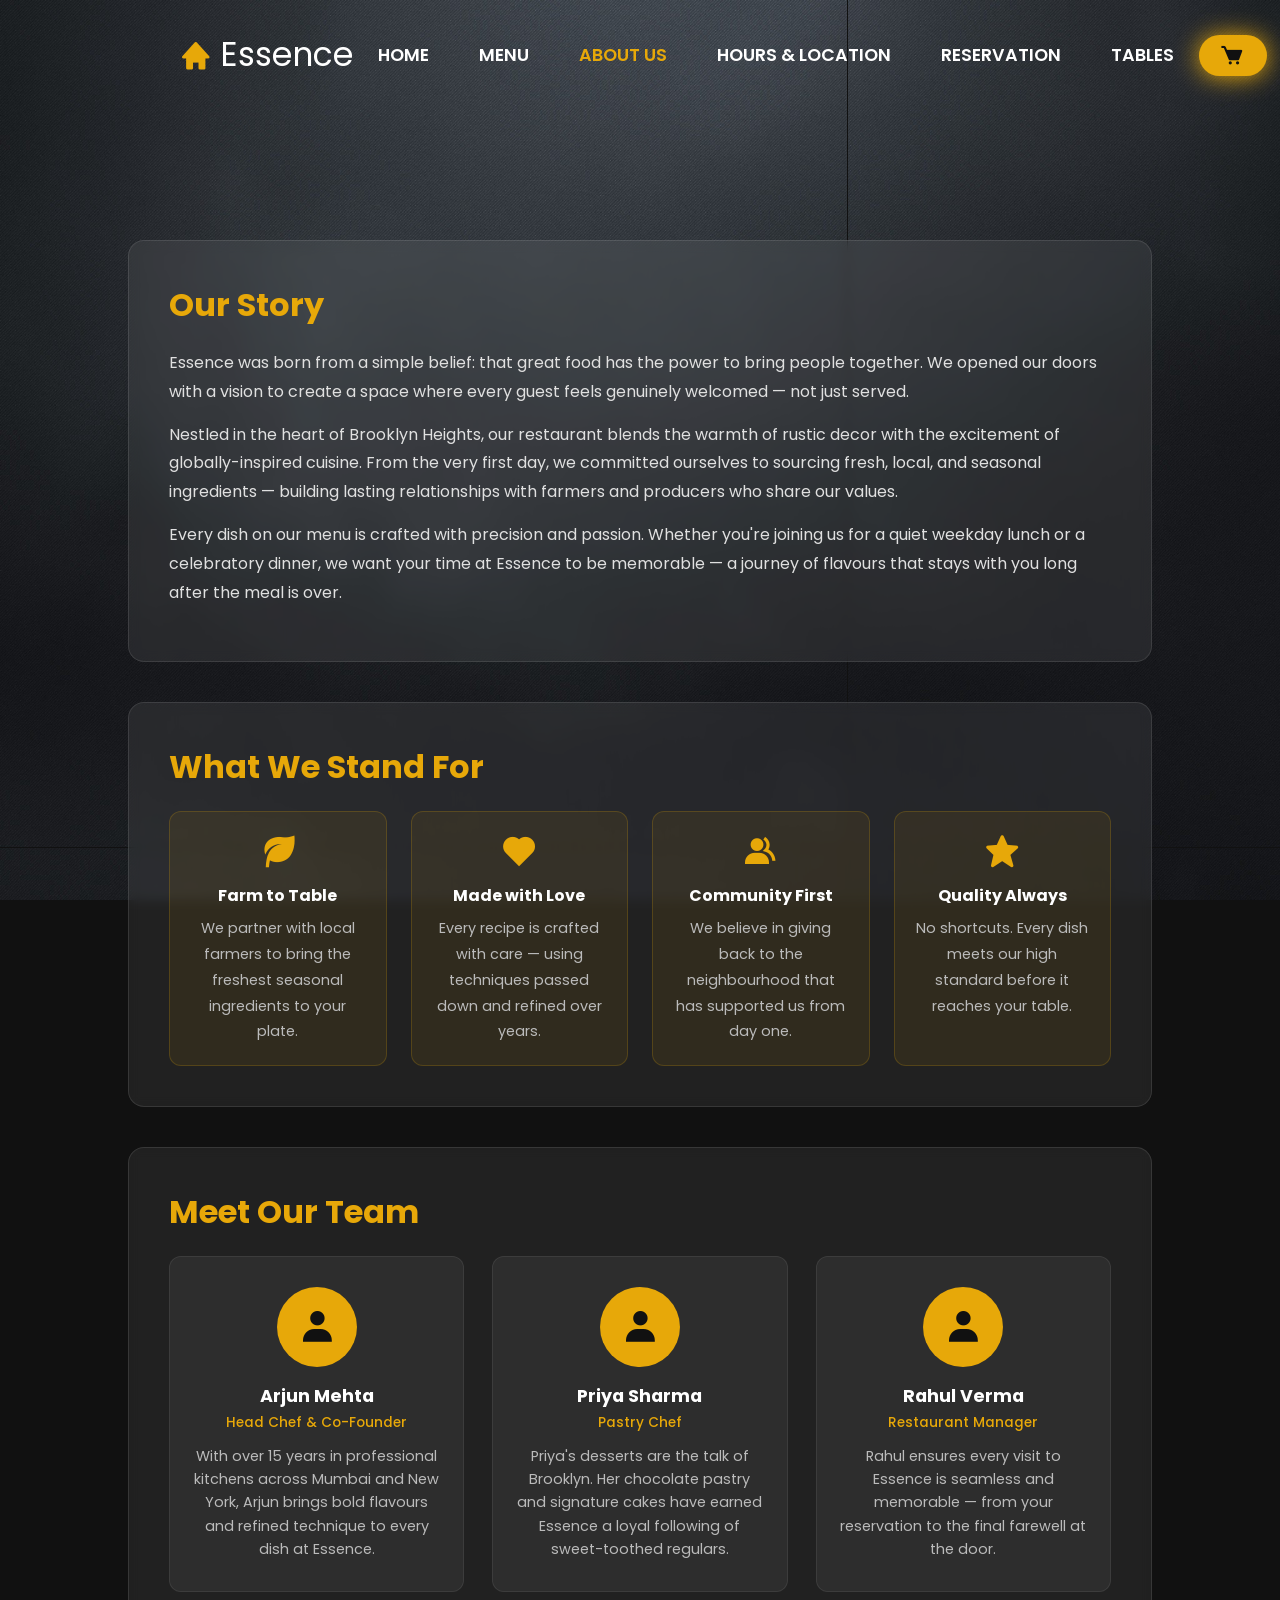
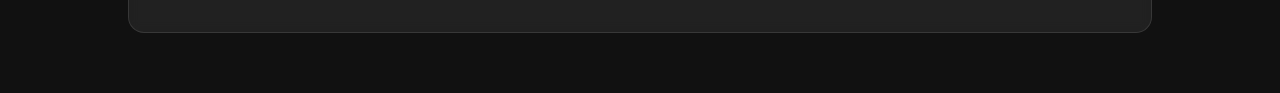
<file: about.html>
<!DOCTYPE html>
<html lang="en">
<head>
  <meta charset="UTF-8">
  <meta name="viewport" content="width=device-width, initial-scale=1.0">
  <title>About Us | Essence Restaurant</title>
  <meta name="description" content="Learn about Essence Restaurant — our story, our team, and our passion for globally-inspired cuisine.">
  <link rel="shortcut icon" href="favicon.png" type="image/x-icon">
  <link rel="stylesheet" href="about.css">
  <link rel="stylesheet" href="style.css">
  <link rel="stylesheet" href="navbar.css">
  <link rel="stylesheet" href="https://unpkg.com/boxicons@latest/css/boxicons.min.css">
  <link rel="preconnect" href="https://fonts.googleapis.com">
  <link rel="preconnect" href="https://fonts.gstatic.com" crossorigin>
  <link href="https://fonts.googleapis.com/css2?family=Poppins:wght@300;400;500;600;700;800;900&display=swap" rel="stylesheet">
</head>
<body>
  <img style="position: fixed; z-index: 0; top:0; left:0; width:100%; height:100%; object-fit:cover;" src="wallpaperflare.com_wallpaper (49).jpg" alt=""/>

  <header>
    <a href="index.html" class="logo"><i class='bx bxs-home'></i>Essence</a>
    <ul class="navlist">
        <li class="nav-list"><a href="index.html">HOME</a></li>
        <li class="nav-list"><a href="menu.html">MENU</a></li>
        <li class="nav-list"><a href="about.html" class="active">ABOUT US</a></li>
        <li class="nav-list"><a href="location.html">HOURS & LOCATION</a></li>
        <li class="nav-list"><a href="booking.html">RESERVATION</a></li>
      <li class="nav-list"><a href="tables.html">TABLES</a></li>
    </ul>
    <div class="nav-icons">
        <a href="cart.html" style="position:relative; display:flex; align-items:center;">
            <i class='bx bxs-cart bx-tada'></i>
            <span class="cart-badge" id="cart-count">0</span>
        </a>
    </div>
    <div class="bx bx-menu" id="menu-icon"></div>
  </header>

  <section class="about">
    <div class="about-wrapper">

      <!-- Our Story -->
      <div class="about-card">
        <h2>Our Story</h2>
        <p>Essence was born from a simple belief: that great food has the power to bring people together. We opened our doors with a vision to create a space where every guest feels genuinely welcomed — not just served.</p>
        <p>Nestled in the heart of Brooklyn Heights, our restaurant blends the warmth of rustic decor with the excitement of globally-inspired cuisine. From the very first day, we committed ourselves to sourcing fresh, local, and seasonal ingredients — building lasting relationships with farmers and producers who share our values.</p>
        <p>Every dish on our menu is crafted with precision and passion. Whether you're joining us for a quiet weekday lunch or a celebratory dinner, we want your time at Essence to be memorable — a journey of flavours that stays with you long after the meal is over.</p>
      </div>

      <!-- Our Values -->
      <div class="about-card values-card">
        <h2>What We Stand For</h2>
        <div class="values-grid">
          <div class="value-item">
            <i class='bx bxs-leaf'></i>
            <h4>Farm to Table</h4>
            <p>We partner with local farmers to bring the freshest seasonal ingredients to your plate.</p>
          </div>
          <div class="value-item">
            <i class='bx bxs-heart'></i>
            <h4>Made with Love</h4>
            <p>Every recipe is crafted with care — using techniques passed down and refined over years.</p>
          </div>
          <div class="value-item">
            <i class='bx bxs-group'></i>
            <h4>Community First</h4>
            <p>We believe in giving back to the neighbourhood that has supported us from day one.</p>
          </div>
          <div class="value-item">
            <i class='bx bxs-star'></i>
            <h4>Quality Always</h4>
            <p>No shortcuts. Every dish meets our high standard before it reaches your table.</p>
          </div>
        </div>
      </div>

      <!-- Our Team -->
      <div class="about-card">
        <h2>Meet Our Team</h2>
        <div class="team-grid">
          <div class="team-member">
            <div class="team-avatar"><i class='bx bxs-user'></i></div>
            <h3>Arjun Mehta</h3>
            <h4>Head Chef & Co-Founder</h4>
            <p>With over 15 years in professional kitchens across Mumbai and New York, Arjun brings bold flavours and refined technique to every dish at Essence.</p>
          </div>
          <div class="team-member">
            <div class="team-avatar"><i class='bx bxs-user'></i></div>
            <h3>Priya Sharma</h3>
            <h4>Pastry Chef</h4>
            <p>Priya's desserts are the talk of Brooklyn. Her chocolate pastry and signature cakes have earned Essence a loyal following of sweet-toothed regulars.</p>
          </div>
          <div class="team-member">
            <div class="team-avatar"><i class='bx bxs-user'></i></div>
            <h3>Rahul Verma</h3>
            <h4>Restaurant Manager</h4>
            <p>Rahul ensures every visit to Essence is seamless and memorable — from your reservation to the final farewell at the door.</p>
          </div>
        </div>
      </div>

    </div>
  </section>

  <script>
    function updateCartBadge() {
        const cartItems = JSON.parse(localStorage.getItem('cartItems')) || [];
        const total = cartItems.reduce((sum, item) => sum + (item.quantity || 1), 0);
        const badge = document.getElementById('cart-count');
        if (badge) {
            badge.textContent = total;
            badge.style.display = total > 0 ? 'flex' : 'none';
        }
    }
    updateCartBadge();
  </script>
  <script>
    const header = document.querySelector('header');
    window.addEventListener('scroll', function() {
      header.classList.toggle('sticky', window.scrollY > 0);
    });
  </script>
  <script>
    const menuIcon = document.getElementById('menu-icon');
    const navList  = document.querySelector('.navlist');
    if (menuIcon && navList) {
      menuIcon.addEventListener('click', () => {
        navList.classList.toggle('open');
        menuIcon.classList.toggle('bx-x');
      });
      navList.querySelectorAll('a').forEach(link => {
        link.addEventListener('click', () => {
          navList.classList.remove('open');
          menuIcon.classList.remove('bx-x');
        });
      });
    }
  </script>
  <script>
    // Hamburger menu
    const menuIcon = document.getElementById('menu-icon');
    const navList  = document.querySelector('.navlist');
    if (menuIcon && navList) {
      menuIcon.addEventListener('click', () => {
        navList.classList.toggle('open');
        menuIcon.classList.toggle('bx-x');
      });
      navList.querySelectorAll('a').forEach(link => {
        link.addEventListener('click', () => {
          navList.classList.remove('open');
          menuIcon.classList.remove('bx-x');
        });
      });
      // Close on outside click
      document.addEventListener('click', (e) => {
        if (!navList.contains(e.target) && !menuIcon.contains(e.target)) {
          navList.classList.remove('open');
          menuIcon.classList.remove('bx-x');
        }
      });
    }
  </script>
</body>
</html>
</file>
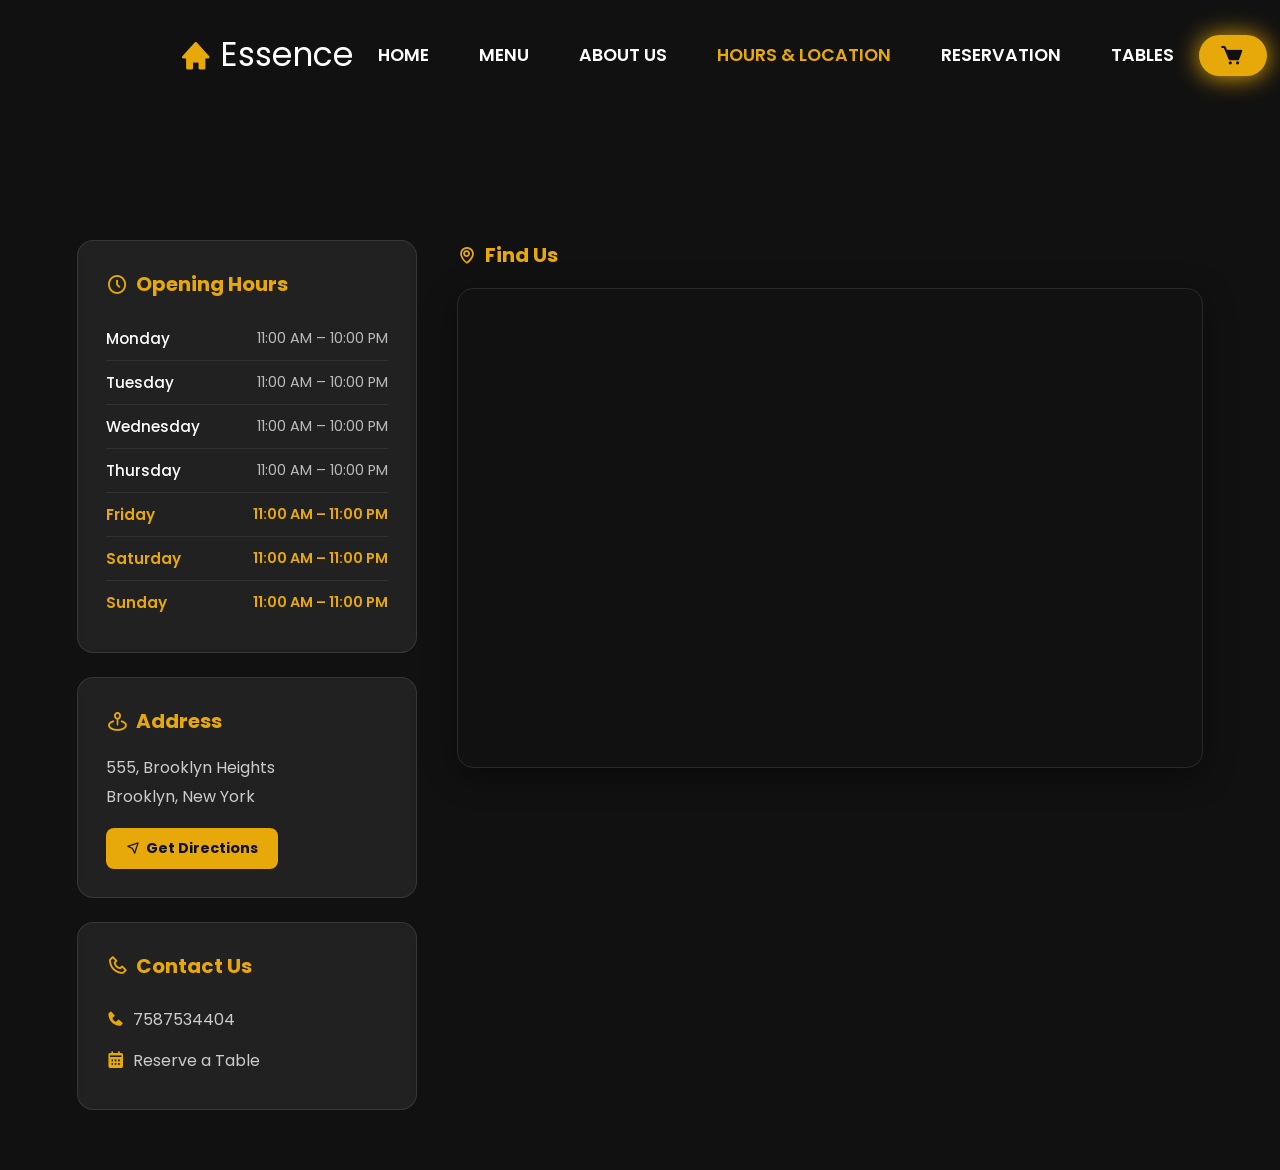
<file: location.html>
<!DOCTYPE html>
<html lang="en">
<head>
  <meta charset="UTF-8" />
  <meta name="viewport" content="width=device-width, initial-scale=1.0" />
  <title>Hours & Location | Essence Restaurant</title>
  <meta name="description" content="Find Essence Restaurant at 555 Brooklyn Heights. Open daily 11AM–10PM (11PM on weekends).">
  <link rel="shortcut icon" href="favicon.png" type="image/x-icon">
  <link rel="stylesheet" href="location.css">
  <link rel="stylesheet" href="style.css">
  <link rel="stylesheet" href="navbar.css">
  <link rel="stylesheet" href="https://unpkg.com/boxicons@latest/css/boxicons.min.css">
  <link rel="preconnect" href="https://fonts.googleapis.com">
  <link rel="preconnect" href="https://fonts.gstatic.com" crossorigin>
  <link href="https://fonts.googleapis.com/css2?family=Poppins:wght@300;400;500;600;700;800;900&display=swap" rel="stylesheet">
</head>
<body>
  <header>
    <a href="index.html" class="logo"><i class='bx bxs-home'></i>Essence</a>
    <ul class="navlist">
        <li class="nav-list"><a href="index.html">HOME</a></li>
        <li class="nav-list"><a href="menu.html">MENU</a></li>
        <li class="nav-list"><a href="about.html">ABOUT US</a></li>
        <li class="nav-list"><a href="location.html" class="active">HOURS & LOCATION</a></li>
        <li class="nav-list"><a href="booking.html">RESERVATION</a></li>
      <li class="nav-list"><a href="tables.html">TABLES</a></li>
    </ul>
    <div class="nav-icons">
        <a href="cart.html" style="position:relative; display:flex; align-items:center;">
            <i class='bx bxs-cart bx-tada'></i>
            <span class="cart-badge" id="cart-count">0</span>
        </a>
    </div>
    <div class="bx bx-menu" id="menu-icon"></div>
  </header>

  <section class="hours-location">
    <div class="container">

      <!-- Left column: Hours + Contact -->
      <div class="info-column">

        <div class="info-card">
          <h2><i class='bx bx-time-five'></i> Opening Hours</h2>
          <ul class="timings">
            <li><span class="day">Monday</span><span class="time">11:00 AM – 10:00 PM</span></li>
            <li><span class="day">Tuesday</span><span class="time">11:00 AM – 10:00 PM</span></li>
            <li><span class="day">Wednesday</span><span class="time">11:00 AM – 10:00 PM</span></li>
            <li><span class="day">Thursday</span><span class="time">11:00 AM – 10:00 PM</span></li>
            <li class="weekend"><span class="day">Friday</span><span class="time">11:00 AM – 11:00 PM</span></li>
            <li class="weekend"><span class="day">Saturday</span><span class="time">11:00 AM – 11:00 PM</span></li>
            <li class="weekend"><span class="day">Sunday</span><span class="time">11:00 AM – 11:00 PM</span></li>
          </ul>
        </div>

        <div class="info-card">
          <h2><i class='bx bx-map-pin'></i> Address</h2>
          <p class="address-text">555, Brooklyn Heights<br>Brooklyn, New York</p>
          <a href="https://maps.google.com" target="_blank" rel="noopener" class="directions-btn">
            <i class='bx bx-navigation'></i> Get Directions
          </a>
        </div>

        <div class="info-card">
          <h2><i class='bx bx-phone'></i> Contact Us</h2>
          <p><a href="tel:7587534404" class="contact-link"><i class='bx bxs-phone'></i> 7587534404</a></p>
          <p><a href="booking.html" class="contact-link"><i class='bx bxs-calendar'></i> Reserve a Table</a></p>
        </div>

      </div>

      <!-- Right column: Map -->
      <div class="map-column">
        <h2><i class='bx bx-map'></i> Find Us</h2>
        <div class="map-wrapper">
          <iframe
            src="https://www.google.com/maps/embed?pb=!1m18!1m12!1m3!1d3024.267886578695!2d-73.99734492346066!3d40.69601087139369!2m3!1f0!2f0!3f0!3m2!1i1024!2i768!4f13.1!3m3!1m2!1s0x89c25a4c8e3d8f4d%3A0x1234abcd!2sBrooklyn%20Heights%2C%20Brooklyn%2C%20NY!5e0!3m2!1sen!2sus!4v1700000000000"
            width="100%"
            height="100%"
            style="border:0; border-radius: 12px;"
            allowfullscreen=""
            loading="lazy"
            referrerpolicy="no-referrer-when-downgrade"
            title="Essence Restaurant Location Map"
          ></iframe>
        </div>
      </div>

    </div>
  </section>

  <script>
    function updateCartBadge() {
        const cartItems = JSON.parse(localStorage.getItem('cartItems')) || [];
        const total = cartItems.reduce((sum, item) => sum + (item.quantity || 1), 0);
        const badge = document.getElementById('cart-count');
        if (badge) {
            badge.textContent = total;
            badge.style.display = total > 0 ? 'flex' : 'none';
        }
    }
    updateCartBadge();
  </script>
  <script>
    const header = document.querySelector('header');
    window.addEventListener('scroll', function() {
      header.classList.toggle('sticky', window.scrollY > 0);
    });
  </script>
  <script>
    const menuIcon = document.getElementById('menu-icon');
    const navList  = document.querySelector('.navlist');
    if (menuIcon && navList) {
      menuIcon.addEventListener('click', () => {
        navList.classList.toggle('open');
        menuIcon.classList.toggle('bx-x');
      });
      navList.querySelectorAll('a').forEach(link => {
        link.addEventListener('click', () => {
          navList.classList.remove('open');
          menuIcon.classList.remove('bx-x');
        });
      });
    }
  </script>
  <script>
    // Hamburger menu
    const menuIcon = document.getElementById('menu-icon');
    const navList  = document.querySelector('.navlist');
    if (menuIcon && navList) {
      menuIcon.addEventListener('click', () => {
        navList.classList.toggle('open');
        menuIcon.classList.toggle('bx-x');
      });
      navList.querySelectorAll('a').forEach(link => {
        link.addEventListener('click', () => {
          navList.classList.remove('open');
          menuIcon.classList.remove('bx-x');
        });
      });
      // Close on outside click
      document.addEventListener('click', (e) => {
        if (!navList.contains(e.target) && !menuIcon.contains(e.target)) {
          navList.classList.remove('open');
          menuIcon.classList.remove('bx-x');
        }
      });
    }
  </script>
</body>
</html>
</file>
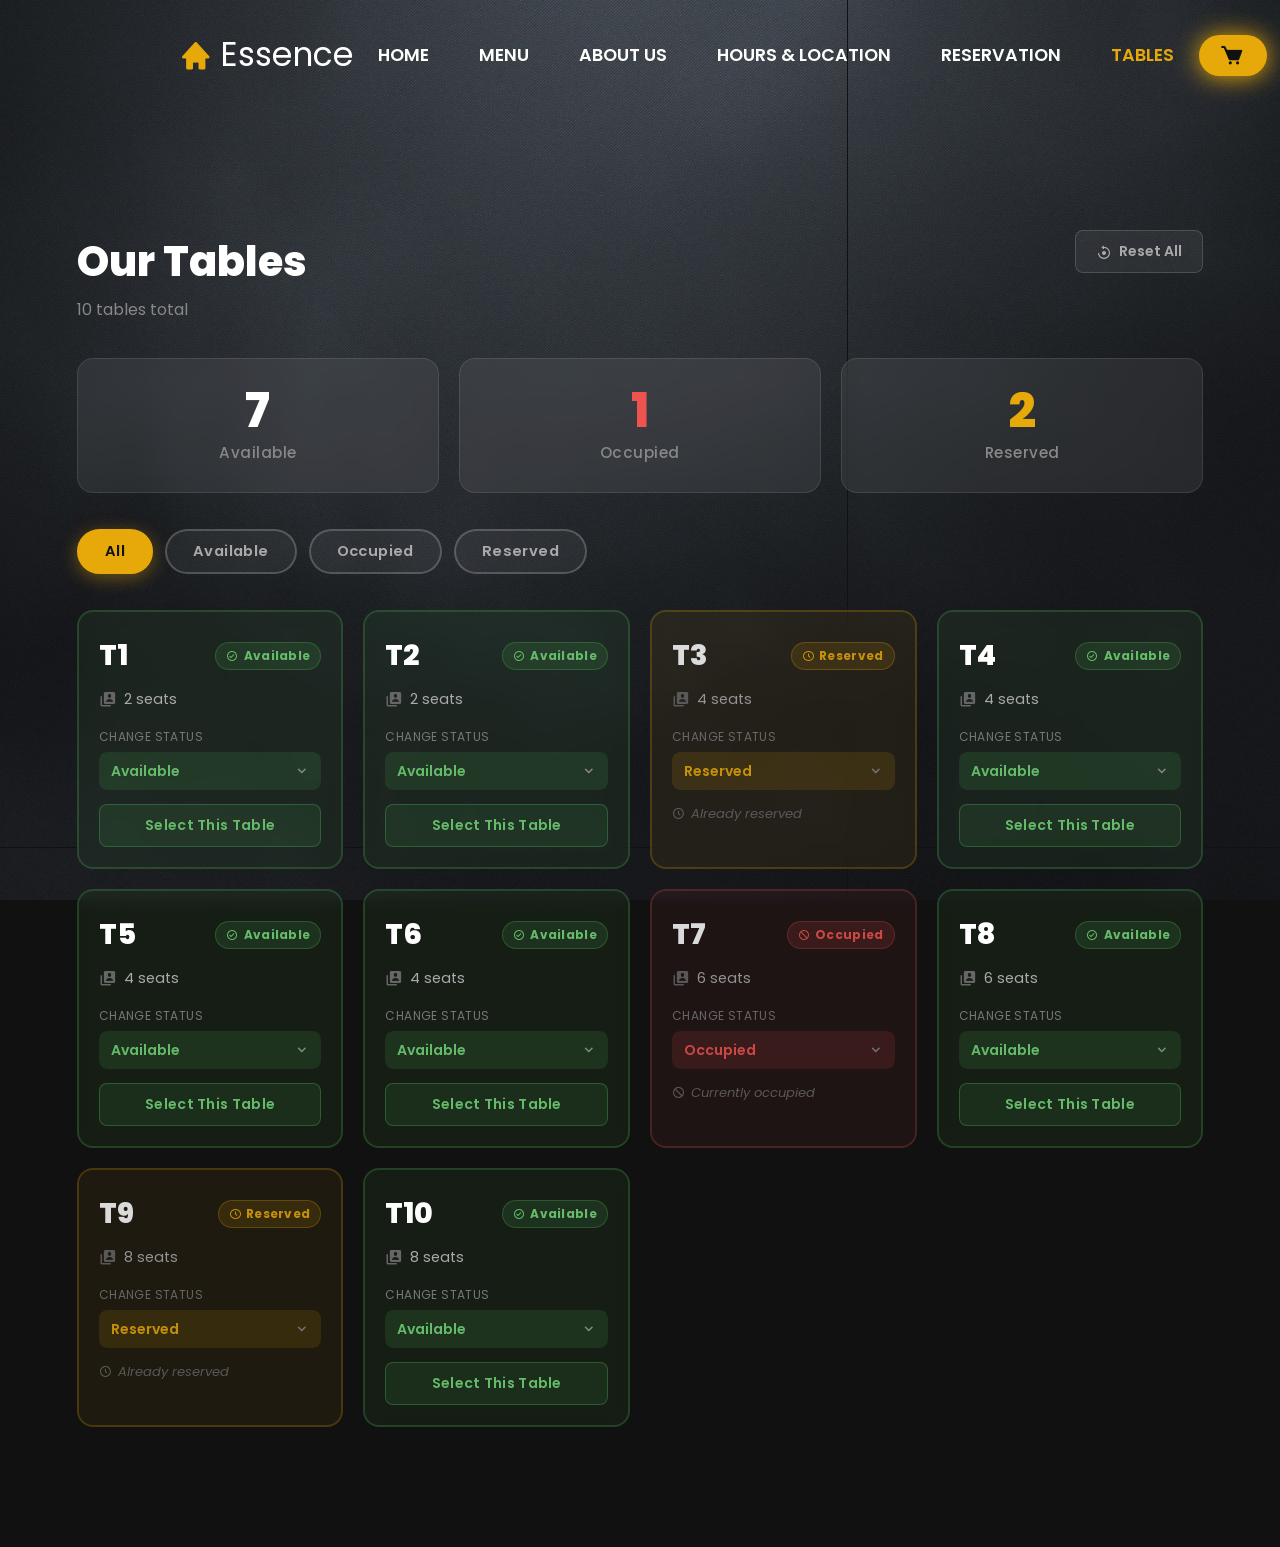
<file: tables.html>
<!DOCTYPE html>
<html lang="en">
<head>
  <meta charset="UTF-8" />
  <meta name="viewport" content="width=device-width, initial-scale=1.0" />
  <title>Select a Table | Essence Restaurant</title>
  <meta name="description" content="Choose your preferred table at Essence Restaurant. View and update table status in real time.">
  <link rel="shortcut icon" href="favicon.png" type="image/x-icon">
  <link rel="stylesheet" href="style.css">
  <link rel="stylesheet" href="navbar.css">
  <link rel="stylesheet" href="tables.css">
  <link rel="stylesheet" href="https://unpkg.com/boxicons@latest/css/boxicons.min.css">
  <link rel="preconnect" href="https://fonts.googleapis.com">
  <link rel="preconnect" href="https://fonts.gstatic.com" crossorigin>
  <link href="https://fonts.googleapis.com/css2?family=Poppins:wght@300;400;500;600;700;800;900&display=swap" rel="stylesheet">
</head>
<body>

  <img class="bg-fixed" src="wallpaperflare.com_wallpaper (49).jpg" alt=""/>

  <header>
    <a href="index.html" class="logo"><i class='bx bxs-home'></i>Essence</a>
    <ul class="navlist">
      <li class="nav-list"><a href="index.html">HOME</a></li>
      <li class="nav-list"><a href="menu.html">MENU</a></li>
      <li class="nav-list"><a href="about.html">ABOUT US</a></li>
      <li class="nav-list"><a href="location.html">HOURS & LOCATION</a></li>
      <li class="nav-list"><a href="booking.html">RESERVATION</a></li>
      <li class="nav-list"><a href="tables.html" class="active">TABLES</a></li>
    </ul>
    <div class="nav-icons">
      <a href="cart.html" style="position:relative; display:flex; align-items:center;">
        <i class='bx bxs-cart bx-tada'></i>
        <span class="cart-badge" id="cart-count">0</span>
      </a>
    </div>
    <div class="bx bx-menu" id="menu-icon"></div>
  </header>

  <section class="tables-section">

    <div class="tables-header">
      <div>
        <h1 class="tables-title">Our Tables</h1>
        <p class="tables-sub" id="tables-sub">10 tables total</p>
      </div>
      <button class="reset-btn" id="reset-btn" title="Reset all tables to default">
        <i class='bx bx-reset'></i> Reset All
      </button>
    </div>

    <!-- Summary cards -->
    <div class="summary-cards">
      <div class="summary-card available-card" data-filter="available" style="cursor:pointer;">
        <span class="summary-number" id="count-available">0</span>
        <span class="summary-label">Available</span>
      </div>
      <div class="summary-card occupied-card" data-filter="occupied" style="cursor:pointer;">
        <span class="summary-number" id="count-occupied">0</span>
        <span class="summary-label">Occupied</span>
      </div>
      <div class="summary-card reserved-card" data-filter="reserved" style="cursor:pointer;">
        <span class="summary-number" id="count-reserved">0</span>
        <span class="summary-label">Reserved</span>
      </div>
    </div>

    <!-- Filter tabs -->
    <div class="filter-tabs">
      <button class="filter-btn active" data-filter="all">All</button>
      <button class="filter-btn" data-filter="available">Available</button>
      <button class="filter-btn" data-filter="occupied">Occupied</button>
      <button class="filter-btn" data-filter="reserved">Reserved</button>
    </div>

    <!-- Tables grid -->
    <div class="tables-grid" id="tables-grid"></div>

    <!-- Selected table banner -->
    <div class="selected-banner" id="selected-banner" style="display:none;">
      <div class="selected-info">
        <i class='bx bxs-check-circle'></i>
        <span id="selected-text">Table selected</span>
      </div>
      <a href="booking.html" class="reserve-btn">Reserve This Table →</a>
    </div>

  </section>

  <!-- Status change toast -->
  <div class="status-toast" id="status-toast"></div>

  <script>
    // ── Default table data ────────────────────────────────────────
    const DEFAULT_TABLES = [
      { id: "T1",  seats: 2, status: "available" },
      { id: "T2",  seats: 2, status: "available" },
      { id: "T3",  seats: 4, status: "reserved"  },
      { id: "T4",  seats: 4, status: "available" },
      { id: "T5",  seats: 4, status: "available" },
      { id: "T6",  seats: 4, status: "available" },
      { id: "T7",  seats: 6, status: "occupied"  },
      { id: "T8",  seats: 6, status: "available" },
      { id: "T9",  seats: 8, status: "reserved"  },
      { id: "T10", seats: 8, status: "available" },
    ];

    const STATUS_CONFIG = {
      available: { label: "Available", icon: "bx-check-circle"  },
      occupied:  { label: "Occupied",  icon: "bx-block"         },
      reserved:  { label: "Reserved",  icon: "bx-time-five"     },
    };

    // ── Load tables from localStorage or use defaults ─────────────
    function loadTables() {
      const saved = localStorage.getItem("essenceTables");
      if (saved) {
        try { return JSON.parse(saved); } catch(e) {}
      }
      return JSON.parse(JSON.stringify(DEFAULT_TABLES)); // deep copy
    }

    function saveTables() {
      localStorage.setItem("essenceTables", JSON.stringify(tables));
    }

    let tables = loadTables();
    let selectedTableId = null;
    let currentFilter   = "all";

    // ── Change a table's status ───────────────────────────────────
    function changeStatus(tableId, newStatus) {
      const table = tables.find(t => t.id === tableId);
      if (!table) return;

      const oldStatus = table.status;
      table.status = newStatus;
      saveTables();

      // If this table was selected and it's no longer available, deselect it
      if (selectedTableId === tableId && newStatus !== "available") {
        selectedTableId = null;
        localStorage.removeItem("selectedTable");
        document.getElementById("selected-banner").style.display = "none";
      }

      showToast(`${tableId} changed from ${oldStatus} → ${newStatus}`);
      updateCounts();
      renderTables();
    }

    // ── Select / deselect a table (only available ones) ───────────
    function selectTable(id, seats) {
      const table = tables.find(t => t.id === id);
      if (!table || table.status !== "available") return;

      selectedTableId = selectedTableId === id ? null : id;

      const banner = document.getElementById("selected-banner");
      const text   = document.getElementById("selected-text");

      if (selectedTableId) {
        text.textContent = `Table ${id} selected — ${seats} seats`;
        banner.style.display = "flex";
        localStorage.setItem("selectedTable", JSON.stringify({ id, seats }));
      } else {
        banner.style.display = "none";
        localStorage.removeItem("selectedTable");
      }

      renderTables();
    }

    // ── Render all table cards ────────────────────────────────────
    function renderTables() {
      const grid = document.getElementById("tables-grid");
      const filtered = currentFilter === "all"
        ? tables
        : tables.filter(t => t.status === currentFilter);

      grid.innerHTML = "";

      if (filtered.length === 0) {
        grid.innerHTML = `<p class="no-tables">No tables in this category.</p>`;
        return;
      }

      filtered.forEach(table => {
        const cfg        = STATUS_CONFIG[table.status];
        const isAvail    = table.status === "available";
        const isSelected = selectedTableId === table.id;

        const card = document.createElement("div");
        card.className = [
          "table-card",
          `status-${table.status}`,
          isSelected ? "selected" : "",
        ].join(" ").trim();

        card.innerHTML = `
          <div class="card-top">
            <span class="table-id">${table.id}</span>
            <span class="status-badge badge-${table.status}">
              <i class='bx ${cfg.icon}'></i> ${cfg.label}
            </span>
          </div>

          <div class="seat-info">
            <i class='bx bxs-user-account'></i> ${table.seats} seats
          </div>

          <!-- Status dropdown — anyone can change it -->
          <div class="status-dropdown-wrap">
            <label class="dropdown-label">Change status</label>
            <div class="custom-select status-${table.status}">
              <select class="status-select" data-id="${table.id}">
                <option value="available" ${table.status === "available" ? "selected" : ""}>Available</option>
                <option value="occupied"  ${table.status === "occupied"  ? "selected" : ""}>Occupied</option>
                <option value="reserved"  ${table.status === "reserved"  ? "selected" : ""}>Reserved</option>
              </select>
              <i class='bx bx-chevron-down select-arrow'></i>
            </div>
          </div>

          ${isAvail ? `
            <button class="select-btn ${isSelected ? "selected-btn" : ""}"
                    data-id="${table.id}" data-seats="${table.seats}">
              ${isSelected ? "<i class='bx bxs-check-circle'></i> Selected" : "Select This Table"}
            </button>
          ` : `
            <div class="unavailable-note">
              <i class='bx ${cfg.icon}'></i>
              ${table.status === "occupied" ? "Currently occupied" : "Already reserved"}
            </div>
          `}
        `;

        // Select button click
        if (isAvail) {
          card.querySelector(".select-btn").addEventListener("click", (e) => {
            e.stopPropagation();
            selectTable(table.id, table.seats);
          });
        }

        // Dropdown change — stop propagation so card click doesn't fire
        card.querySelector(".status-select").addEventListener("change", (e) => {
          e.stopPropagation();
          changeStatus(table.id, e.target.value);
        });

        grid.appendChild(card);
      });
    }

    // ── Update summary counts ─────────────────────────────────────
    function updateCounts() {
      document.getElementById("count-available").textContent =
        tables.filter(t => t.status === "available").length;
      document.getElementById("count-occupied").textContent =
        tables.filter(t => t.status === "occupied").length;
      document.getElementById("count-reserved").textContent =
        tables.filter(t => t.status === "reserved").length;
    }

    // ── Toast notification ────────────────────────────────────────
    function showToast(msg) {
      const toast = document.getElementById("status-toast");
      toast.textContent = msg;
      toast.classList.add("show");
      setTimeout(() => toast.classList.remove("show"), 3000);
    }

    // ── Filter tabs ───────────────────────────────────────────────
    document.querySelectorAll(".filter-btn").forEach(btn => {
      btn.addEventListener("click", function () {
        document.querySelectorAll(".filter-btn").forEach(b => b.classList.remove("active"));
        this.classList.add("active");
        currentFilter = this.dataset.filter;
        renderTables();
      });
    });

    // Clicking summary cards also filters
    document.querySelectorAll(".summary-card[data-filter]").forEach(card => {
      card.addEventListener("click", function () {
        const f = this.dataset.filter;
        document.querySelectorAll(".filter-btn").forEach(b => {
          b.classList.toggle("active", b.dataset.filter === f);
        });
        currentFilter = f;
        renderTables();
      });
    });

    // ── Reset all to default ──────────────────────────────────────
    document.getElementById("reset-btn").addEventListener("click", () => {
      if (!confirm("Reset all tables to their default status?")) return;
      tables = JSON.parse(JSON.stringify(DEFAULT_TABLES));
      saveTables();
      selectedTableId = null;
      localStorage.removeItem("selectedTable");
      document.getElementById("selected-banner").style.display = "none";
      currentFilter = "all";
      document.querySelectorAll(".filter-btn").forEach(b => {
        b.classList.toggle("active", b.dataset.filter === "all");
      });
      updateCounts();
      renderTables();
      showToast("All tables reset to default");
    });

    // ── Cart badge ────────────────────────────────────────────────
    function updateCartBadge() {
      const cartItems = JSON.parse(localStorage.getItem('cartItems')) || [];
      const total = cartItems.reduce((sum, i) => sum + (i.quantity || 1), 0);
      const badge = document.getElementById('cart-count');
      if (badge) {
        badge.textContent = total;
        badge.style.display = total > 0 ? 'flex' : 'none';
      }
    }

    // ── Sticky header ─────────────────────────────────────────────
    const header = document.querySelector('header');
    window.addEventListener('scroll', () => {
      header.classList.toggle('sticky', window.scrollY > 0);
    });

    // ── Init ──────────────────────────────────────────────────────
    updateCounts();
    renderTables();
    updateCartBadge();
  </script>

  <script>
    const menuIcon = document.getElementById('menu-icon');
    const navList  = document.querySelector('.navlist');
    if (menuIcon && navList) {
      menuIcon.addEventListener('click', () => {
        navList.classList.toggle('open');
        menuIcon.classList.toggle('bx-x');
      });
      navList.querySelectorAll('a').forEach(link => {
        link.addEventListener('click', () => {
          navList.classList.remove('open');
          menuIcon.classList.remove('bx-x');
        });
      });
    }
  </script>
  <script>
    // Hamburger menu
    const menuIcon = document.getElementById('menu-icon');
    const navList  = document.querySelector('.navlist');
    if (menuIcon && navList) {
      menuIcon.addEventListener('click', () => {
        navList.classList.toggle('open');
        menuIcon.classList.toggle('bx-x');
      });
      navList.querySelectorAll('a').forEach(link => {
        link.addEventListener('click', () => {
          navList.classList.remove('open');
          menuIcon.classList.remove('bx-x');
        });
      });
      // Close on outside click
      document.addEventListener('click', (e) => {
        if (!navList.contains(e.target) && !menuIcon.contains(e.target)) {
          navList.classList.remove('open');
          menuIcon.classList.remove('bx-x');
        }
      });
    }
  </script>
</body>
</html>
</file>
<file: about.css>
:root {
  --main-color: #e7a809;
  --text-color: #fff;
  --other-color: #212121;
  --second-color: #9e9e9e;
  --bg-color: #111111;
  --p-font: 1.1rem;
}

body {
  background-color: #111111;
  font-family: 'Poppins', sans-serif;
  color: #fff;
}

/* Header styles (shared) */
header {
  position: fixed;
  width: 100%;
  top: 0;
  right: 0;
  z-index: 1000;
  display: flex;
  align-items: center;
  justify-content: space-between;
  background: transparent;
  padding: 30px 14%;
  transition: all .50s ease;
}
header.sticky {
    padding: 12px 14%;
    background: rgba(17, 17, 17, 0.82);
    backdrop-filter: blur(14px);
    -webkit-backdrop-filter: blur(14px);
    box-shadow: 0 2px 24px rgba(0, 0, 0, 0.45);
    border-bottom: 1px solid rgba(255, 255, 255, 0.06);
}
.logo {
  display: flex;
  align-items: center;
  color: var(--text-color);
  font-size: 33px;
  text-decoration: none;
}
.logo i {
  vertical-align: middle;
  margin-right: 8px;
  color: var(--main-color);
}
.navlist {
  display: flex;
  list-style: none;
}
.navlist a {
  color: var(--text-color);
  font-size: var(--p-font);
  font-weight: 600;
  margin: 0 25px;
  transition: all .50s ease;
  text-decoration: none;
}
.navlist a:hover,
.navlist a.active {
  color: var(--main-color);
}
.nav-icons {
  display: flex;
  align-items: center;
  padding: 8px 15px;
  background: var(--main-color);
  border-radius: 3rem;
  box-shadow: #e7a809 0px 1px 25px;
}
.nav-icons a {
  text-decoration: none;
  display: flex;
  align-items: center;
}
.nav-icons i {
  vertical-align: middle;
  font-size: 25px;
  color: var(--bg-color);
  margin-left: 5px;
  margin-right: 8px;
  transition: all .50s ease;
}
.nav-icons i:hover {
  transform: scale(1.1);
  color: var(--text-color);
}
#menu-icon {
  font-size: 32px;
  color: var(--text-color);
  z-index: 10001;
  cursor: pointer;
  display: none;
}

/* About section */
.about {
  position: relative;
  z-index: 2;
  padding: 140px 0 60px;
  min-height: 100vh;
}

.about-wrapper {
  width: 80%;
  max-width: 1100px;
  margin: 0 auto;
  display: flex;
  flex-direction: column;
  gap: 40px;
}

.about-card {
  background: rgba(255, 255, 255, 0.07);
  border: 1px solid rgba(255, 255, 255, 0.1);
  border-radius: 16px;
  padding: 40px;
  backdrop-filter: blur(6px);
}

.about-card h2 {
  font-size: 2rem;
  color: var(--main-color);
  margin-bottom: 20px;
  font-weight: 700;
}

.about-card p {
  font-size: 1rem;
  line-height: 1.8;
  color: #e0e0e0;
  margin-bottom: 14px;
}

/* Values grid */
.values-grid {
  display: grid;
  grid-template-columns: repeat(auto-fit, minmax(200px, 1fr));
  gap: 24px;
  margin-top: 10px;
}

.value-item {
  text-align: center;
  padding: 20px;
  background: rgba(231, 168, 9, 0.08);
  border-radius: 12px;
  border: 1px solid rgba(231, 168, 9, 0.2);
}

.value-item i {
  font-size: 2.4rem;
  color: var(--main-color);
  margin-bottom: 12px;
}

.value-item h4 {
  font-size: 1rem;
  font-weight: 700;
  margin-bottom: 8px;
  color: #fff;
}

.value-item p {
  font-size: 0.9rem;
  color: #bbb;
  margin-bottom: 0;
}

/* Team grid */
.team-grid {
  display: grid;
  grid-template-columns: repeat(auto-fit, minmax(250px, 1fr));
  gap: 28px;
  margin-top: 10px;
}

.team-member {
  text-align: center;
  padding: 30px 20px;
  background: rgba(255, 255, 255, 0.05);
  border-radius: 12px;
  border: 1px solid rgba(255, 255, 255, 0.08);
  transition: transform 0.3s ease;
}

.team-member:hover {
  transform: translateY(-6px);
}

.team-avatar {
  width: 80px;
  height: 80px;
  background: var(--main-color);
  border-radius: 50%;
  display: flex;
  align-items: center;
  justify-content: center;
  margin: 0 auto 16px;
}

.team-avatar i {
  font-size: 2.4rem;
  color: #111;
}

.team-member h3 {
  font-size: 1.1rem;
  font-weight: 700;
  color: #fff;
  margin-bottom: 4px;
}

.team-member h4 {
  font-size: 0.85rem;
  color: var(--main-color);
  font-weight: 500;
  margin-bottom: 12px;
}

.team-member p {
  font-size: 0.9rem;
  color: #bbb;
  line-height: 1.6;
  margin-bottom: 0;
}

/* Cart badge */
.cart-badge {
  position: absolute;
  top: -8px;
  right: -8px;
  background: #e53935;
  color: white;
  border-radius: 50%;
  width: 20px;
  height: 20px;
  font-size: 11px;
  display: flex;
  align-items: center;
  justify-content: center;
  font-weight: 700;
}

/* ═══════════════════════════════════════════════
   MOBILE RESPONSIVENESS — about.css
   ═══════════════════════════════════════════════ */

@media (max-width: 1024px) {
  .about-wrapper { width: 90%; }
  .values-grid { grid-template-columns: repeat(2, 1fr); }
  .team-grid   { grid-template-columns: repeat(2, 1fr); }
}

@media (max-width: 768px) {
  .about { padding: 100px 0 40px; }
  .about-wrapper { width: 94%; gap: 24px; }
  .about-card { padding: 24px 20px; }
  .about-card h2 { font-size: 1.5rem; }
  .values-grid { grid-template-columns: 1fr; gap: 16px; }
  .team-grid   { grid-template-columns: 1fr; gap: 20px; }
}
</file>
<file: style.css>
* {
    padding: 0;
    margin: 0;
    box-sizing: border-box;
    font-family: "Poppins", sans-serif;
    list-style: none;
    text-decoration: none;
    scroll-behavior: smooth;
    scroll-padding-top: 3rem;
}

:root {
    --main-color: #e7a809;
    --text-color: #fff;
    --other-color: #212121;
    --second-color: #9e9e9e;
    --bg-color: #111111;
    --big-font: 4.5rem;
    --h2-font: 2.6rem;
    --p-font: 1.1rem;
}

.nav-list {
    white-space: nowrap;
}

body {
    background: var(--bg-color);
    color: var(--text-color);
    padding-top: 100px;
}

header {
    position: fixed;
    width: 100vw;
    top: 0;
    right: 0;
    z-index: 1000;
    display: flex;
    align-items: center;
    justify-content: space-between;
    background: transparent;
    padding: 30px 14%;
    transition: all .50s ease;
}

.logo {
    display: flex;
    align-items: center;
    color: var(--text-color);
    font-size: 33px;
}

.logo i {
    vertical-align: middle;
    margin-right: 8px;
    color: var(--main-color);
}

.navlist {
    display: flex;
}

.navlist a {
    color: var(--text-color);
    font-size: var(--p-font);
    font-weight: 600;
    margin: 0 25px;
    transition: all .50s ease;
}

.navlist a:hover {
    color: var(--main-color);
}

.navlist a:active {
    color: var(--main-color);
}

.nav-icons {
    display: flex;
    align-items: center;
    padding: 8px 15px;
    background: var(--main-color);
    border-radius: 3rem;
    box-shadow: #e7a809 0px 1px 25px;
}

.nav-icons a {
    display: flex;
    align-items: center;
    text-decoration: none;
}

.nav-icons i {
    vertical-align: middle;
    font-size: 25px;
    color: var(--bg-color);
    margin-left: 5px;
    margin-right: 8px;
    transition: all .50s ease;
}

#menu-icon {
    font-size: 32px;
    color: var(--text-color);
    z-index: 10001;
    cursor: pointer;
    display: none;
}

.nav-icons i:hover {
    transform: scale(1.1);
    color: var(--text-color);
}

/* Cart badge */
.cart-badge {
    position: absolute;
    top: -8px;
    right: -8px;
    background: #e53935;
    color: white;
    border-radius: 50%;
    width: 20px;
    height: 20px;
    font-size: 11px;
    display: none;
    align-items: center;
    justify-content: center;
    font-weight: 700;
    line-height: 1;
}

.nav-list .active {
    color: #e7a809;
}

header.sticky {
    padding: 12px 14%;
    background: rgba(17, 17, 17, 0.82);
    backdrop-filter: blur(14px);
    -webkit-backdrop-filter: blur(14px);
    box-shadow: 0 2px 24px rgba(0, 0, 0, 0.45);
    border-bottom: 1px solid rgba(255, 255, 255, 0.06);
}

.home {
    position: relative;
    height: 100vh;
    width: 100%;
    display: grid;
    grid-template-columns: repeat(2, 1fr);
    align-items: center;
    gap: 2rem;
}

.home-img img {
    width: 1700px;
    height: 1080px;
}

span {
    color: var(--main-color);
}

.btn {
    display: inline-block;
    padding: 15px 15px;
    border-radius: 17px;
    background: var(--other-color);
    color: var(--main-color);
    font-size: 25px;
    font-weight: 500;
    transition: all .50s ease;
}

.btn:hover {
    background: var(--main-color);
    color: var(--bg-color);
    box-shadow: #9e9e9e 0px 1px 25px;
}

.text-over-image2 {
    position: absolute;
    top: 50%;
    left: 30%;
    transform: translate(-50%, -50%);
    font-size: 34px;
}

.contain {
    display: flex;
    position: absolute;
    top: 100%;
    left: 10%;
    z-index: 4;
    padding: 30px 14% 70px;
    gap: 2rem;
    text-align: center;
}

.container-box {
    padding: 43px 43px 43px 43px;
    background: var(--other-color);
    width: 275px;
    height: 240px;
    border-radius: 3rem;
}

.container-box img {
    width: 100%;
    max-width: 50px;
    height: auto;
}

.container-box h3 {
    font-size: 21px;
    font-weight: bold;
    margin: 16px 0;
}

.container-box a {
    color: var(--second-color);
    font-size: var(--p-font);
    letter-spacing: 1px;
    transition: all .50s ease;
}

.container-box a:hover {
    color: var(--main-color);
}

.background-image {
    background-image: url('wallpaperflare.com_wallpaper (49).jpg');
    background-size: cover;
    background-position: center;
    height: 700px;
    width: 100%;
    display: flex;
    align-items: center;
    justify-content: space-around;
}

.Left_image {
    width: 25%;
    border-radius: 50%;
}

.Left_image img {
    border-radius: 20%;
}

.Right_text {
    width: 30%;
    color: whitesmoke;
    font-weight: 300;
    font-family: Georgia, 'Times New Roman', Times, serif;
}

/* Footer */
.contact-footer {
    background-color: var(--other-color);
}

.Footer {
    padding: 2rem;
    width: 100%;
    display: flex;
    justify-content: space-around;
    align-items: center;
}

.LeftFooter {
    display: flex;
    align-items: center;
    flex-direction: column;
    justify-content: center;
    gap: 12px;
}

.LeftFooter h3 {
    display: flex;
    gap: 10px;
}

/* Social links */
.social-links {
    display: flex;
    gap: 14px;
}

.social-links a {
    color: var(--second-color);
    font-size: 1.5rem;
    transition: color 0.3s ease;
}

.social-links a:hover {
    color: var(--main-color);
}

.RightLinks {
    display: flex;
    flex-direction: column;
}

.linkcolor {
    color: whitesmoke;
    transition: color 0.3s ease;
}

.linkcolor:hover {
    color: var(--main-color);
}

.Danda {
    color: var(--second-color);
    margin: 0 6px;
}

/* Reviews */
.review {
    padding: 60px 40px;
    margin-bottom: 20px;
}

.review-content {
    display: grid;
    gap: 2rem;
    grid-template-columns: repeat(auto-fit, minmax(300px, auto));
    align-items: center;
    margin-top: 4rem;
}

.box {
    position: relative;
    padding: 30px;
    background: whitesmoke;
    border-radius: 3rem;
    color: #212121;
    width: 90%;
    height: 300px;
}

.in-box {
    position: absolute;
    display: flex;
    align-items: center;
    gap: 30px;
    bottom: 0;
}

.box-img img {
    width: 100%;
    height: auto;
    border-radius: 3rem;
}

.box-text h3 {
    margin: 5px 0;
    font-size: 18px;
}

.box-text h4 {
    color: var(--second-color);
    font-size: 14px;
    font-weight: 500;
    letter-spacing: 1px;
    margin-bottom: 10px;
}

.ratings {
    font-size: 18px;
    margin-right: 5px;
}

.ourcus {
    text-align: center;
    font-size: 48px;
    font-weight: bold;
}

.ourcussub {
    text-align: center;
    font-size: 24px;
}

/* ═══════════════════════════════════════════════
   MOBILE RESPONSIVENESS — style.css
   ═══════════════════════════════════════════════ */

/* Tablet — up to 1024px */
@media (max-width: 1024px) {
  body {
    padding-top: 80px;
  }
  header {
    padding: 20px 5%;
  }
  header.sticky {
    padding: 12px 5%;
  }
  .navlist a {
    margin: 0 12px;
    font-size: 0.95rem;
  }
  .contain {
    left: 0;
    padding: 20px 5% 50px;
    gap: 1rem;
  }
  .container-box {
    width: 200px;
    height: auto;
    padding: 28px 20px;
  }
  .text-over-image2 {
    left: 40%;
    font-size: 26px;
  }
  .background-image {
    height: auto;
    padding: 60px 5%;
    flex-direction: column;
    gap: 30px;
  }
  .Left_image { width: 60%; }
  .Right_text { width: 90%; text-align: center; }
  .ourcus { font-size: 36px; }
  .ourcussub { font-size: 18px; }
  .box { width: 100%; }
}

/* Mobile — up to 768px */
@media (max-width: 768px) {
  body {
    padding-top: 72px;
  }
  /* Hamburger menu */
  #menu-icon {
    display: block;
  }
  .navlist {
    position: fixed;
    top: 0;
    right: -100%;
    width: 75%;
    height: 100vh;
    background: rgba(17,17,17,0.97);
    backdrop-filter: blur(16px);
    flex-direction: column;
    align-items: center;
    justify-content: center;
    gap: 2rem;
    z-index: 10000;
    transition: right 0.4s ease;
    border-left: 1px solid rgba(255,255,255,0.08);
  }
  .navlist.open {
    right: 0;
  }
  .navlist a {
    font-size: 1.2rem;
    margin: 0;
  }
  .nav-icons {
    margin-right: 50px;
  }

  /* Hero */
  .text-over-image2 {
    left: 50%;
    top: 45%;
    width: 90%;
    text-align: center;
    font-size: 18px;
  }
  .text-over-image2 h1 {
    font-size: 2rem;
    line-height: 1.3;
  }
  .btn {
    font-size: 16px;
    padding: 10px 20px;
    margin-top: 16px;
    display: inline-block;
  }

  /* Info boxes */
  .contain {
    position: relative;
    top: auto;
    left: auto;
    flex-direction: column;
    align-items: center;
    padding: 30px 5%;
    gap: 16px;
  }
  .container-box {
    width: 90%;
    max-width: 340px;
    height: auto;
    padding: 24px 20px;
    border-radius: 1.5rem;
  }
  .container-box h3 { font-size: 16px; }

  /* About section */
  .background-image {
    height: auto;
    padding: 50px 5%;
    flex-direction: column;
    gap: 24px;
  }
  .Left_image { width: 80%; margin: 0 auto; }
  .Right_text {
    width: 100%;
    text-align: center;
    font-size: 0.9rem;
  }
  .Right_text h1 { font-size: 1.4rem; }
  .Right_text h3 { font-size: 0.9rem; }

  /* Reviews */
  .review { padding: 40px 16px; }
  .review-content {
    grid-template-columns: 1fr;
    margin-top: 2rem;
  }
  .box {
    width: 100%;
    height: auto;
    padding: 20px 20px 100px;
  }
  .ourcus { font-size: 28px; }
  .ourcussub { font-size: 15px; }

  /* Footer */
  .Footer {
    flex-direction: column;
    gap: 20px;
    text-align: center;
    padding: 1.5rem;
  }
  .LinksDiv {
    display: flex;
    flex-wrap: wrap;
    justify-content: center;
    gap: 8px;
  }
}

/* Small mobile — up to 480px */
@media (max-width: 480px) {
  body { padding-top: 52px; }
  .text-over-image2 h1 { font-size: 1.6rem; }
  .container-box { width: 95%; }
  header { padding: 12px 4%; }
  header.sticky { padding: 8px 4%; }
  .logo { font-size: 24px; }
  .logo i { font-size: 22px; }
  #menu-icon { font-size: 28px; }
  .nav-icons { padding: 6px 12px; }
  .nav-icons i { font-size: 20px; }
}
</file>
<file: navbar.css>
/* =====================================================
   navbar.css — shared across ALL pages
   Handles hamburger icon + mobile slide-in nav
   ===================================================== */

/* Make sure hamburger is hidden on desktop */
#menu-icon {
  font-size: 32px;
  color: var(--text-color, #fff);
  z-index: 10001;
  cursor: pointer;
  display: none !important;
}

/* ── Tablet (max 1024px) ─────────────────────────── */
@media (max-width: 1024px) {
  header {
    padding: 20px 5% !important;
  }
  header.sticky {
    padding: 12px 5% !important;
  }
  .navlist a {
    margin: 0 12px !important;
    font-size: 0.9rem !important;
  }
}

/* ── Mobile (max 768px) ──────────────────────────── */
@media (max-width: 768px) {

  /* Show the hamburger icon */
  #menu-icon {
    display: block !important;
  }

  /* Space for hamburger icon */
  .nav-icons {
    margin-right: 50px;
  }

  /* Slide-in nav panel */
  .navlist {
    position: fixed !important;
    top: 0 !important;
    right: -100% !important;
    width: 75% !important;
    height: 100vh !important;
    background: rgba(15, 15, 15, 0.98) !important;
    backdrop-filter: blur(20px) !important;
    -webkit-backdrop-filter: blur(20px) !important;
    flex-direction: column !important;
    align-items: center !important;
    justify-content: center !important;
    gap: 2rem !important;
    z-index: 10000 !important;
    transition: right 0.4s cubic-bezier(0.4, 0, 0.2, 1) !important;
    border-left: 1px solid rgba(231, 168, 9, 0.2) !important;
    box-shadow: -10px 0 40px rgba(0,0,0,0.5) !important;
  }

  /* Open state — triggered by JS adding .open class */
  .navlist.open {
    right: 0 !important;
  }

  .navlist a {
    font-size: 1.2rem !important;
    margin: 0 !important;
    padding: 8px 0 !important;
    border-bottom: 1px solid rgba(255,255,255,0.06) !important;
    width: 100% !important;
    text-align: center !important;
  }

  /* Gold accent line on active nav item in mobile menu */
  .navlist a.active {
    color: #e7a809 !important;
  }

  /* Overlay backdrop when menu is open */
  .navlist.open::before {
    content: '';
    position: fixed;
    inset: 0;
    width: 25%;
    left: 0;
    background: rgba(0,0,0,0.5);
    z-index: -1;
  }

  /* Header padding on mobile */
  header {
    padding: 16px 4% !important;
  }
  header.sticky {
    padding: 10px 4% !important;
  }
}

/* ── Small mobile (max 480px) ────────────────────── */
@media (max-width: 480px) {
  .navlist {
    width: 85% !important;
  }
  .navlist a {
    font-size: 1.1rem !important;
  }
  header {
    padding: 12px 4% !important;
  }
  header.sticky {
    padding: 8px 4% !important;
  }
  .logo {
    font-size: 24px !important;
  }
  .logo i {
    font-size: 22px !important;
  }
}
</file>
<file: location.css>
:root {
  --main-color: #e7a809;
  --text-color: #fff;
  --other-color: #212121;
  --second-color: #9e9e9e;
  --bg-color: #111111;
  --p-font: 1.1rem;
}

body {
  font-family: 'Poppins', sans-serif;
  background: url(wallpaperflare.com_wallpaper\ \(49\).jpg) center/cover no-repeat fixed;
  min-height: 100vh;
  color: #fff;
}

header {
  position: fixed;
  width: 100%;
  top: 0;
  right: 0;
  z-index: 1000;
  display: flex;
  align-items: center;
  justify-content: space-between;
  background: transparent;
  padding: 30px 14%;
  transition: all .50s ease;
}
header.sticky {
    padding: 12px 14%;
    background: rgba(17, 17, 17, 0.82);
    backdrop-filter: blur(14px);
    -webkit-backdrop-filter: blur(14px);
    box-shadow: 0 2px 24px rgba(0, 0, 0, 0.45);
    border-bottom: 1px solid rgba(255, 255, 255, 0.06);
}
.logo {
  display: flex;
  align-items: center;
  color: var(--text-color);
  font-size: 33px;
  text-decoration: none;
}
.logo i {
  vertical-align: middle;
  margin-right: 8px;
  color: var(--main-color);
}
.navlist {
  display: flex;
  list-style: none;
}
.navlist a {
  color: var(--text-color);
  font-size: var(--p-font);
  font-weight: 600;
  margin: 0 25px;
  transition: all .50s ease;
  text-decoration: none;
}
.navlist a:hover,
.navlist a.active {
  color: var(--main-color);
}
.nav-icons {
  display: flex;
  align-items: center;
  padding: 8px 15px;
  background: var(--main-color);
  border-radius: 3rem;
  box-shadow: #e7a809 0px 1px 25px;
}
.nav-icons a {
  text-decoration: none;
  display: flex;
  align-items: center;
}
.nav-icons i {
  vertical-align: middle;
  font-size: 25px;
  color: var(--bg-color);
  margin-left: 5px;
  margin-right: 8px;
  transition: all .50s ease;
}
.nav-icons i:hover {
  transform: scale(1.1);
  color: var(--text-color);
}
#menu-icon {
  font-size: 32px;
  color: var(--text-color);
  z-index: 10001;
  cursor: pointer;
  display: none;
}
.cart-badge {
  position: absolute;
  top: -8px;
  right: -8px;
  background: #e53935;
  color: white;
  border-radius: 50%;
  width: 20px;
  height: 20px;
  font-size: 11px;
  display: none;
  align-items: center;
  justify-content: center;
  font-weight: 700;
}

/* Main section */
.hours-location {
  padding: 140px 0 60px;
  min-height: 100vh;
}

.container {
  width: 88%;
  max-width: 1200px;
  margin: 0 auto;
  display: flex;
  gap: 40px;
  align-items: flex-start;
}

/* Left column */
.info-column {
  flex: 0 0 340px;
  display: flex;
  flex-direction: column;
  gap: 24px;
}

.info-card {
  background: rgba(255, 255, 255, 0.07);
  border: 1px solid rgba(255, 255, 255, 0.1);
  border-radius: 16px;
  padding: 28px;
  backdrop-filter: blur(6px);
}

.info-card h2 {
  font-size: 1.25rem;
  color: var(--main-color);
  margin-bottom: 18px;
  display: flex;
  align-items: center;
  gap: 8px;
  font-weight: 700;
}

.info-card h2 i {
  font-size: 1.4rem;
}

/* Hours list */
.timings {
  list-style: none;
  padding: 0;
  margin: 0;
}

.timings li {
  display: flex;
  justify-content: space-between;
  align-items: center;
  padding: 10px 0;
  border-bottom: 1px solid rgba(255,255,255,0.07);
  font-size: 0.95rem;
  color: #ccc;
}

.timings li:last-child {
  border-bottom: none;
}

.timings li.weekend .day,
.timings li.weekend .time {
  color: var(--main-color);
  font-weight: 600;
}

.day {
  font-weight: 500;
  color: #fff;
}

.time {
  color: #bbb;
  font-size: 0.9rem;
}

/* Address */
.address-text {
  font-size: 1rem;
  color: #ccc;
  line-height: 1.8;
  margin-bottom: 16px;
}

.directions-btn {
  display: inline-flex;
  align-items: center;
  gap: 6px;
  padding: 10px 20px;
  background: var(--main-color);
  color: #111;
  font-weight: 700;
  font-size: 0.9rem;
  border-radius: 8px;
  text-decoration: none;
  transition: all 0.3s ease;
}

.directions-btn:hover {
  background: #f0b40a;
  transform: translateY(-2px);
}

/* Contact links */
.contact-link {
  display: flex;
  align-items: center;
  gap: 8px;
  color: #ccc;
  text-decoration: none;
  font-size: 1rem;
  padding: 8px 0;
  transition: color 0.3s ease;
}

.contact-link:hover {
  color: var(--main-color);
}

.contact-link i {
  font-size: 1.2rem;
  color: var(--main-color);
}

/* Right column: Map */
.map-column {
  flex: 1;
}

.map-column h2 {
  font-size: 1.25rem;
  color: var(--main-color);
  margin-bottom: 18px;
  display: flex;
  align-items: center;
  gap: 8px;
  font-weight: 700;
}

.map-wrapper {
  width: 100%;
  height: 480px;
  border-radius: 16px;
  overflow: hidden;
  border: 1px solid rgba(255,255,255,0.1);
  box-shadow: 0 8px 32px rgba(0,0,0,0.4);
}

.map-wrapper iframe {
  width: 100%;
  height: 100%;
  border: 0;
}

/* ═══════════════════════════════════════════════
   MOBILE RESPONSIVENESS — location.css
   ═══════════════════════════════════════════════ */

@media (max-width: 1024px) {
  .container {
    flex-direction: column;
    width: 92%;
  }
  .info-column { flex: none; width: 100%; }
  .map-column  { width: 100%; }
  .map-wrapper { height: 350px; }
}

@media (max-width: 768px) {
  .hours-location { padding: 100px 0 40px; }
  .container { width: 94%; gap: 24px; }
  .timings li { font-size: 0.88rem; }
  .map-wrapper { height: 280px; }
}
</file>
<file: tables.css>
/* ── Background ─────────────────────────────────────────────── */
.bg-fixed {
  position: fixed;
  z-index: 0;
  top: 0;
  left: 0;
  width: 100%;
  height: 100%;
  object-fit: cover;
}

body {
  font-family: 'Poppins', sans-serif;
  min-height: 100vh;
  color: #fff;
  background: #111;
}

/* ── Section wrapper ─────────────────────────────────────────── */
.tables-section {
  position: relative;
  z-index: 2;
  padding: 130px 6% 80px;
  min-height: 100vh;
}

/* ── Page heading ────────────────────────────────────────────── */
.tables-header {
  display: flex;
  align-items: flex-start;
  justify-content: space-between;
  margin-bottom: 36px;
}

.tables-title {
  font-size: 2.6rem;
  font-weight: 800;
  color: #fff;
  margin-bottom: 4px;
}

.tables-sub {
  font-size: 1rem;
  color: #888;
  font-weight: 400;
}

/* ── Summary cards ───────────────────────────────────────────── */
.summary-cards {
  display: grid;
  grid-template-columns: repeat(3, 1fr);
  gap: 20px;
  margin-bottom: 36px;
}

.summary-card {
  background: rgba(255, 255, 255, 0.07);
  border: 1px solid rgba(255, 255, 255, 0.1);
  border-radius: 16px;
  padding: 28px 24px;
  display: flex;
  flex-direction: column;
  align-items: center;
  gap: 6px;
  backdrop-filter: blur(8px);
  transition: transform 0.3s ease;
}

.summary-card:hover {
  transform: translateY(-4px);
}

.summary-number {
  font-size: 3rem;
  font-weight: 800;
  color: #fff;
  line-height: 1;
}

.summary-label {
  font-size: 0.95rem;
  color: #888;
  font-weight: 500;
  letter-spacing: 0.5px;
}

.summary-card.occupied-card .summary-number { color: #ef5350; }
.summary-card.reserved-card  .summary-number { color: #e7a809; }

/* ── Filter tabs ─────────────────────────────────────────────── */
.filter-tabs {
  display: flex;
  gap: 12px;
  margin-bottom: 36px;
  flex-wrap: wrap;
}

.filter-btn {
  padding: 10px 26px;
  border: 2px solid rgba(255, 255, 255, 0.2);
  background: rgba(255, 255, 255, 0.05);
  color: #aaa;
  font-size: 0.92rem;
  font-weight: 600;
  font-family: 'Poppins', sans-serif;
  border-radius: 30px;
  cursor: pointer;
  transition: all 0.3s ease;
  letter-spacing: 0.4px;
}

.filter-btn:hover {
  border-color: #e7a809;
  color: #e7a809;
}

.filter-btn.active {
  background: #e7a809;
  border-color: #e7a809;
  color: #111;
  box-shadow: 0 4px 18px rgba(231, 168, 9, 0.4);
}

/* ── Tables grid ─────────────────────────────────────────────── */
.tables-grid {
  display: grid;
  grid-template-columns: repeat(auto-fill, minmax(220px, 1fr));
  gap: 20px;
  margin-bottom: 40px;
}

.no-tables {
  grid-column: 1 / -1;
  text-align: center;
  color: #666;
  font-size: 1.1rem;
  padding: 60px 0;
}

/* ── Table card ──────────────────────────────────────────────── */
.table-card {
  border-radius: 16px;
  padding: 22px 20px 20px;
  border: 2px solid transparent;
  backdrop-filter: blur(8px);
  transition: transform 0.25s ease, box-shadow 0.25s ease, border-color 0.25s ease;
  position: relative;
  overflow: hidden;
}

/* Available — green tint */
.table-card.status-available {
  background: rgba(76, 175, 80, 0.08);
  border-color: rgba(76, 175, 80, 0.25);
  cursor: pointer;
}

.table-card.status-available:hover {
  transform: translateY(-5px);
  box-shadow: 0 10px 30px rgba(76, 175, 80, 0.2);
  border-color: rgba(76, 175, 80, 0.5);
}

/* Occupied — red tint */
.table-card.status-occupied {
  background: rgba(239, 83, 80, 0.08);
  border-color: rgba(239, 83, 80, 0.25);
  cursor: not-allowed;
  opacity: 0.85;
}

/* Reserved — gold tint */
.table-card.status-reserved {
  background: rgba(231, 168, 9, 0.08);
  border-color: rgba(231, 168, 9, 0.25);
  cursor: not-allowed;
  opacity: 0.85;
}

/* Selected state */
.table-card.selected {
  border-color: #e7a809 !important;
  box-shadow: 0 0 0 3px rgba(231, 168, 9, 0.3), 0 10px 30px rgba(231, 168, 9, 0.2) !important;
  background: rgba(231, 168, 9, 0.12) !important;
}

/* ── Card top row ────────────────────────────────────────────── */
.card-top {
  display: flex;
  align-items: center;
  justify-content: space-between;
  margin-bottom: 12px;
}

.table-id {
  font-size: 1.8rem;
  font-weight: 800;
  color: #fff;
}

/* ── Status badge ────────────────────────────────────────────── */
.status-badge {
  display: inline-flex;
  align-items: center;
  gap: 5px;
  font-size: 0.75rem;
  font-weight: 700;
  padding: 4px 10px;
  border-radius: 20px;
  letter-spacing: 0.3px;
}

.badge-available {
  background: rgba(76, 175, 80, 0.15);
  color: #66bb6a;
  border: 1px solid rgba(76, 175, 80, 0.3);
}

.badge-occupied {
  background: rgba(239, 83, 80, 0.15);
  color: #ef5350;
  border: 1px solid rgba(239, 83, 80, 0.3);
}

.badge-reserved {
  background: rgba(231, 168, 9, 0.15);
  color: #e7a809;
  border: 1px solid rgba(231, 168, 9, 0.3);
}

/* ── Seat info ───────────────────────────────────────────────── */
.seat-info {
  display: flex;
  align-items: center;
  gap: 7px;
  font-size: 0.9rem;
  color: #aaa;
  margin-bottom: 18px;
}

.seat-info i {
  font-size: 1.1rem;
  color: #666;
}

/* ── Select button ───────────────────────────────────────────── */
.select-btn {
  width: 100%;
  padding: 10px;
  background: rgba(76, 175, 80, 0.12);
  border: 1px solid rgba(76, 175, 80, 0.35);
  color: #66bb6a;
  font-size: 0.88rem;
  font-weight: 600;
  font-family: 'Poppins', sans-serif;
  border-radius: 8px;
  cursor: pointer;
  transition: all 0.25s ease;
  letter-spacing: 0.3px;
}

.select-btn:hover {
  background: rgba(76, 175, 80, 0.25);
}

.select-btn.selected-btn {
  background: #e7a809;
  border-color: #e7a809;
  color: #111;
  font-weight: 700;
}

/* ── Unavailable note ────────────────────────────────────────── */
.unavailable-note {
  display: flex;
  align-items: center;
  gap: 6px;
  font-size: 0.82rem;
  color: #666;
  font-style: italic;
}

/* ── Selected table banner ───────────────────────────────────── */
.selected-banner {
  position: fixed;
  bottom: 28px;
  left: 50%;
  transform: translateX(-50%);
  background: rgba(20, 20, 20, 0.95);
  border: 1px solid rgba(231, 168, 9, 0.5);
  border-radius: 16px;
  padding: 18px 28px;
  display: flex;
  align-items: center;
  gap: 28px;
  z-index: 999;
  box-shadow: 0 8px 40px rgba(0, 0, 0, 0.6);
  backdrop-filter: blur(12px);
  animation: slideUp 0.35s ease;
}

@keyframes slideUp {
  from { transform: translateX(-50%) translateY(20px); opacity: 0; }
  to   { transform: translateX(-50%) translateY(0);   opacity: 1; }
}

.selected-info {
  display: flex;
  align-items: center;
  gap: 10px;
  color: #fff;
  font-size: 1rem;
  font-weight: 600;
}

.selected-info i {
  font-size: 1.4rem;
  color: #4caf50;
}

.reserve-btn {
  display: inline-block;
  padding: 11px 24px;
  background: #e7a809;
  color: #111;
  font-weight: 700;
  font-size: 0.95rem;
  border-radius: 10px;
  text-decoration: none;
  white-space: nowrap;
  transition: all 0.25s ease;
}

.reserve-btn:hover {
  background: #f0b40a;
  transform: translateY(-2px);
  box-shadow: 0 6px 20px rgba(231, 168, 9, 0.4);
}

/* ── Cart badge ──────────────────────────────────────────────── */
.cart-badge {
  position: absolute;
  top: -8px;
  right: -8px;
  background: #e53935;
  color: white;
  border-radius: 50%;
  width: 20px;
  height: 20px;
  font-size: 11px;
  display: none;
  align-items: center;
  justify-content: center;
  font-weight: 700;
}

/* ── Status dropdown ─────────────────────────────────────────── */
.status-dropdown-wrap {
  margin-bottom: 14px;
}

.dropdown-label {
  display: block;
  font-size: 0.75rem;
  color: #777;
  margin-bottom: 6px;
  letter-spacing: 0.4px;
  text-transform: uppercase;
}

.custom-select {
  position: relative;
  border-radius: 8px;
  overflow: hidden;
}

.custom-select select.status-select {
  width: 100%;
  padding: 9px 36px 9px 12px;
  font-size: 0.88rem;
  font-family: 'Poppins', sans-serif;
  font-weight: 600;
  border: none;
  border-radius: 8px;
  outline: none;
  cursor: pointer;
  appearance: none;
  -webkit-appearance: none;
  transition: background 0.25s ease;
}

/* Colour per status */
.custom-select.status-available select { background: rgba(76,175,80,0.15);  color: #66bb6a; }
.custom-select.status-occupied  select { background: rgba(239,83,80,0.15);  color: #ef5350; }
.custom-select.status-reserved  select { background: rgba(231,168,9,0.15);  color: #e7a809; }

.custom-select select option {
  background: #1e1e1e;
  color: #fff;
  font-weight: 500;
}

.select-arrow {
  position: absolute;
  right: 10px;
  top: 50%;
  transform: translateY(-50%);
  font-size: 1.1rem;
  pointer-events: none;
  color: #888;
}

/* ── Reset button ────────────────────────────────────────────── */
.reset-btn {
  display: inline-flex;
  align-items: center;
  gap: 7px;
  padding: 10px 20px;
  background: rgba(255,255,255,0.06);
  border: 1px solid rgba(255,255,255,0.15);
  color: #aaa;
  font-size: 0.88rem;
  font-weight: 600;
  font-family: 'Poppins', sans-serif;
  border-radius: 8px;
  cursor: pointer;
  transition: all 0.25s ease;
}

.reset-btn:hover {
  background: rgba(239,83,80,0.12);
  border-color: rgba(239,83,80,0.35);
  color: #ef5350;
}

.reset-btn i { font-size: 1rem; }

/* ── Status change toast ─────────────────────────────────────── */
.status-toast {
  position: fixed;
  bottom: 100px;
  left: 50%;
  transform: translateX(-50%) translateY(20px);
  background: rgba(20,20,20,0.95);
  border: 1px solid rgba(231,168,9,0.4);
  color: #fff;
  padding: 12px 24px;
  border-radius: 10px;
  font-size: 0.9rem;
  font-weight: 500;
  opacity: 0;
  pointer-events: none;
  transition: opacity 0.3s ease, transform 0.3s ease;
  z-index: 1000;
  backdrop-filter: blur(10px);
  white-space: nowrap;
}

.status-toast.show {
  opacity: 1;
  transform: translateX(-50%) translateY(0);
}

/* ── Summary cards — clickable highlight on hover ────────────── */
.summary-card[data-filter]:hover {
  border-color: rgba(231,168,9,0.4);
}

/* ═══════════════════════════════════════════════
   MOBILE RESPONSIVENESS — tables.css
   ═══════════════════════════════════════════════ */

@media (max-width: 1024px) {
  .tables-section { padding: 110px 4% 60px; }
  .tables-grid { grid-template-columns: repeat(3, 1fr); }
  .summary-cards { gap: 14px; }
}

@media (max-width: 768px) {
  .tables-section { padding: 100px 4% 100px; }
  .tables-title { font-size: 1.8rem; }
  .summary-cards { grid-template-columns: repeat(3, 1fr); gap: 10px; }
  .summary-card  { padding: 18px 10px; }
  .summary-number { font-size: 2rem; }
  .summary-label  { font-size: 0.8rem; }
  .tables-grid { grid-template-columns: repeat(2, 1fr); gap: 14px; }
  .filter-tabs {
    gap: 8px;
    overflow-x: auto;
    flex-wrap: nowrap;
    padding-bottom: 6px;
  }
  .filter-btn {
    padding: 8px 16px;
    font-size: 0.82rem;
    white-space: nowrap;
  }
  .selected-banner {
    flex-direction: column;
    gap: 14px;
    width: 92%;
    text-align: center;
    padding: 16px 20px;
    bottom: 16px;
  }
  .reserve-btn { width: 100%; text-align: center; }
}

@media (max-width: 480px) {
  .tables-grid { grid-template-columns: 1fr; }
  .tables-title { font-size: 1.5rem; }
  .summary-cards { grid-template-columns: repeat(3, 1fr); }
  .summary-number { font-size: 1.6rem; }
  .tables-header { flex-direction: column; gap: 12px; align-items: flex-start; }
}
</file>
